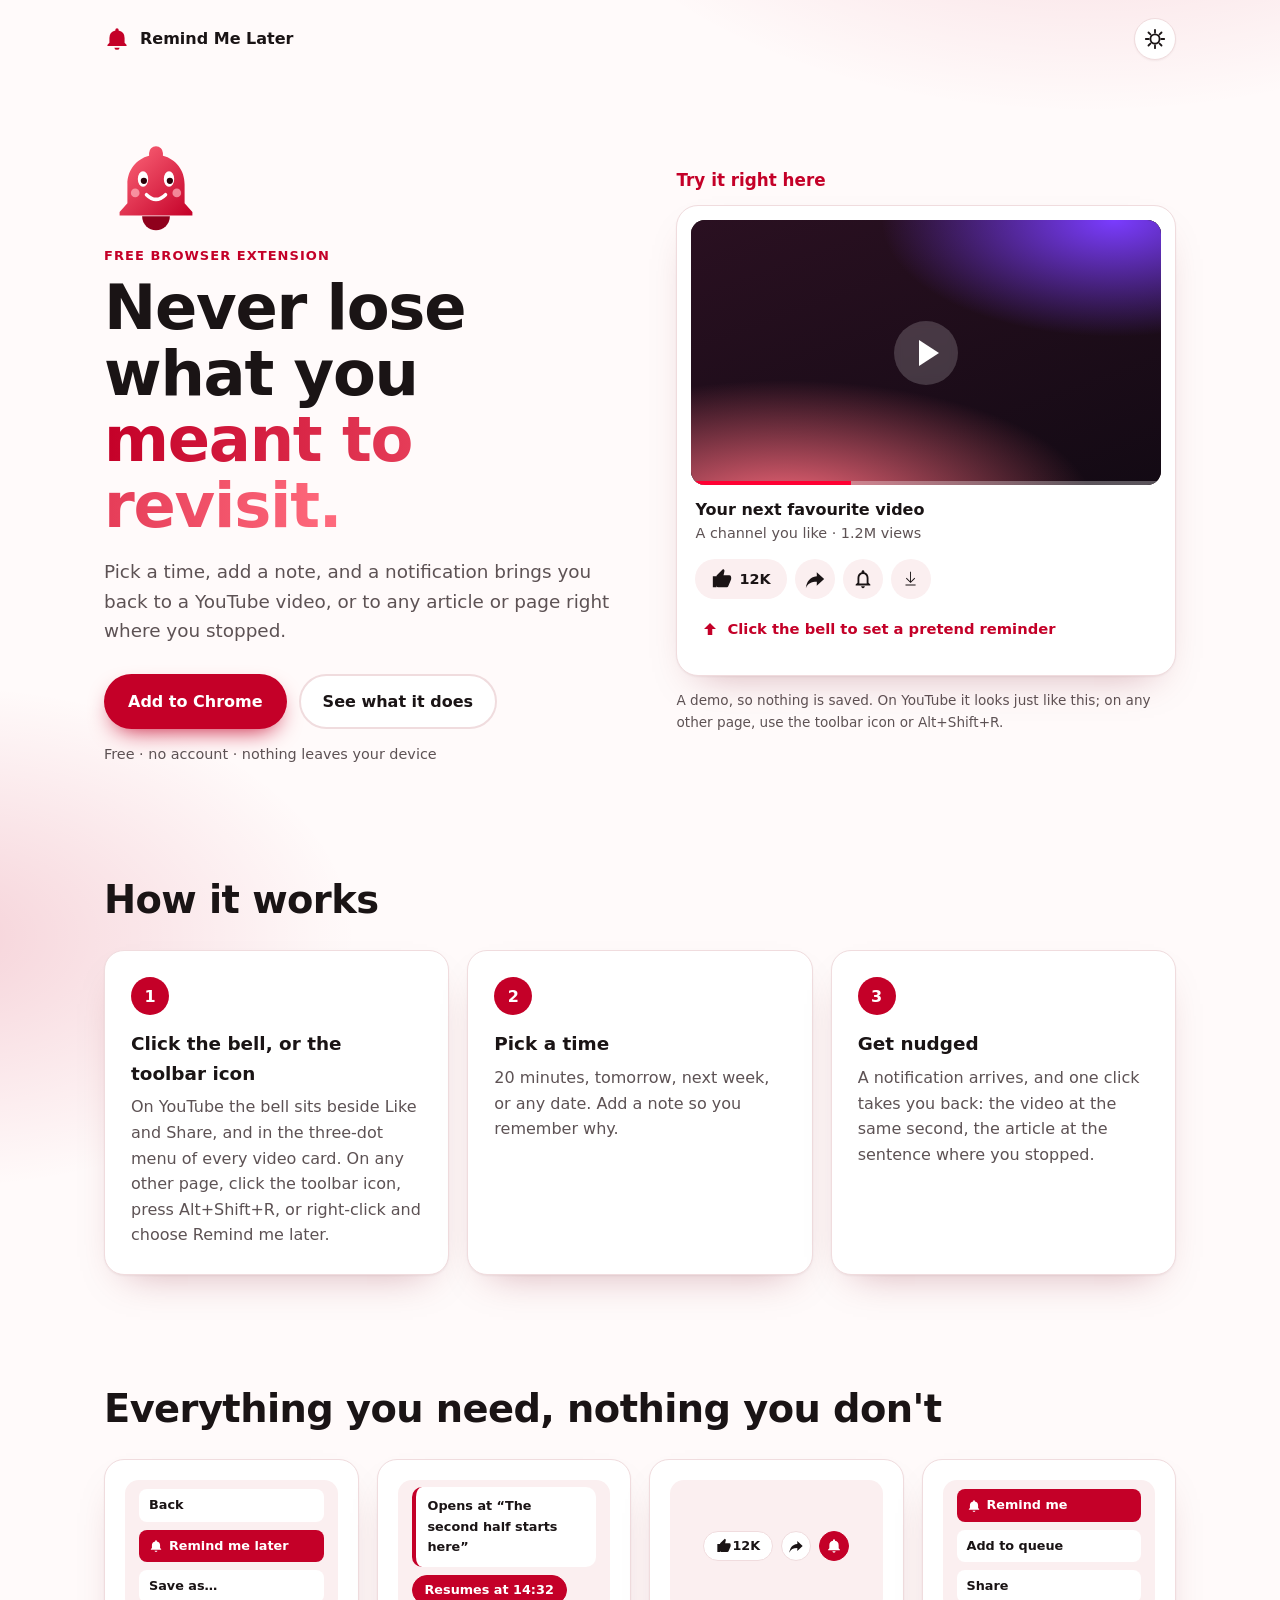
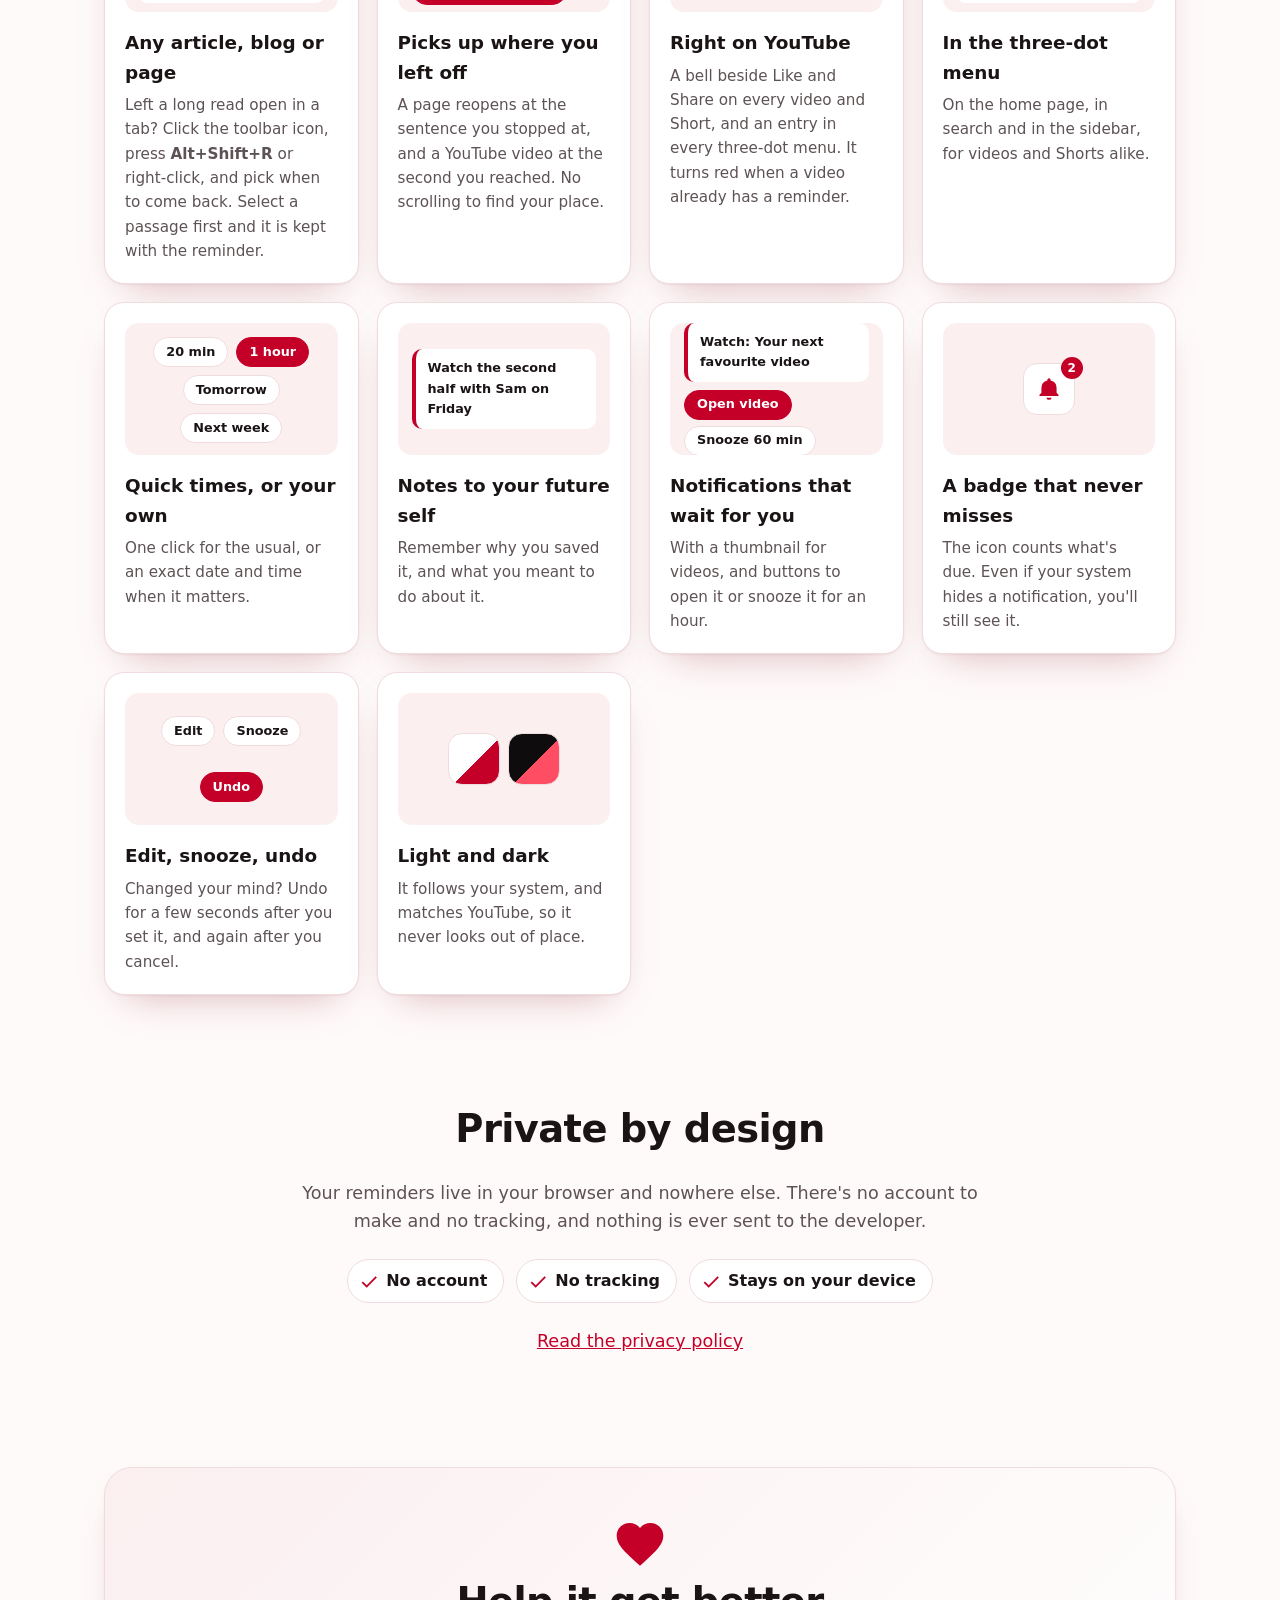
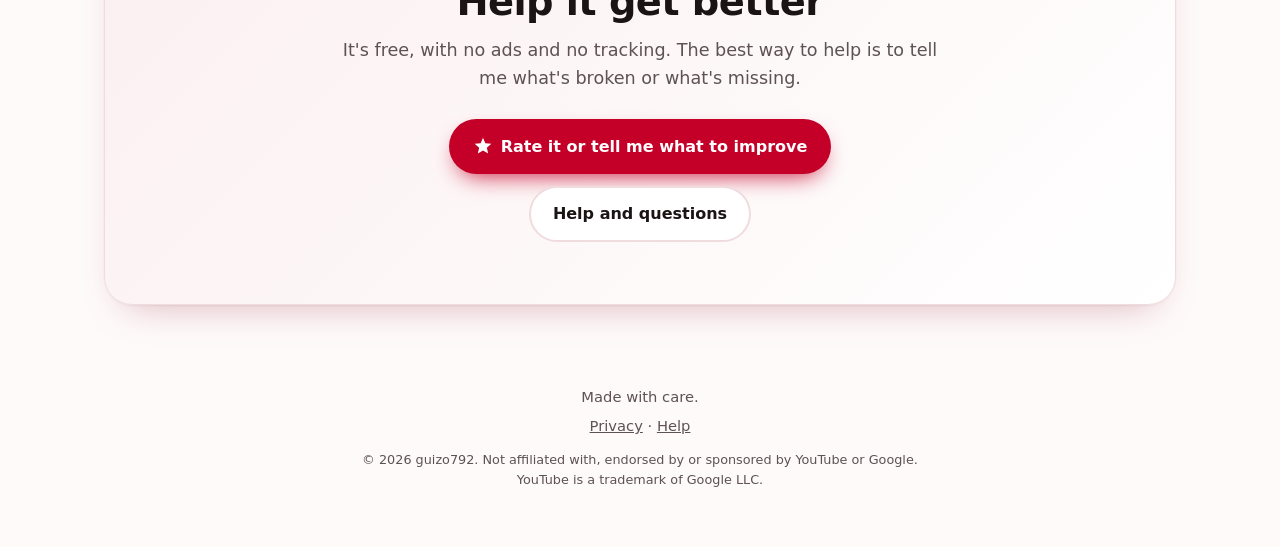
<file: index.html>
<!DOCTYPE html>
<html lang="en">
<head>
  <meta charset="UTF-8">
  <meta name="viewport" content="width=device-width, initial-scale=1">
  <meta name="color-scheme" content="light dark">
  <title>Remind Me Later: a reminder for any video or page</title>
  <meta name="description" content="Set a timed reminder, with a note, on any YouTube video, Short or web page, and get a notification that brings you straight back. Free, no account, nothing leaves your device.">
  <link rel="icon" href="icons/48.png">
  <link rel="stylesheet" href="welcome.css">
  <script src="theme.js"></script>
</head>
<body>
  <header class="top">
    <a class="brand" href="#top" aria-label="Remind Me Later">
      <svg viewBox="0 0 24 24" aria-hidden="true"><path d="M12 22a2.5 2.5 0 0 0 2.45-2h-4.9A2.5 2.5 0 0 0 12 22Zm7-6.5V11a7 7 0 0 0-5.5-6.84V3.5a1.5 1.5 0 0 0-3 0v.66A7 7 0 0 0 5 11v4.5L3.3 17.2a.75.75 0 0 0 .53 1.3h16.34a.75.75 0 0 0 .53-1.3L19 15.5Z"/></svg>
      <span>Remind Me Later</span>
    </a>
    <button id="theme" class="icon-button" type="button" aria-pressed="false" aria-label="Switch to dark mode">
      <svg class="sun" viewBox="0 0 24 24" aria-hidden="true"><path d="M12 7a5 5 0 1 0 0 10 5 5 0 0 0 0-10Zm0-5h0v3m0 14v3M2 12h3m14 0h3M4.9 4.9 7 7m10 10 2.1 2.1M4.9 19.1 7 17M17 7l2.1-2.1" fill="none" stroke="currentColor" stroke-width="2" stroke-linecap="round"/></svg>
      <svg class="moon" viewBox="0 0 24 24" aria-hidden="true"><path d="M20 14.5A8.5 8.5 0 0 1 9.5 4a8.5 8.5 0 1 0 10.5 10.5Z"/></svg>
    </button>
  </header>

  <main id="top">

    <section class="hero">
      <div class="hero-copy">
        <div class="mascot" aria-hidden="true">
          <svg viewBox="0 0 120 120">
            <defs>
              <linearGradient id="bellFill" x1="0" y1="0" x2="1" y2="1"><stop offset="0" stop-color="#ff6b7d"/><stop offset="1" stop-color="#c40028"/></linearGradient>
            </defs>
            <g class="swing">
              <path d="M60 14a8 8 0 0 0-8 8v3.2C37 29 27 42 27 58v22l-9 10v4h84v-4l-9-10V58c0-16-10-29-25-32.8V22a8 8 0 0 0-8-8Z" fill="url(#bellFill)"/>
              <path d="M44 95a16 16 0 0 0 32 0Z" fill="#8f001c"/>
              <ellipse cx="45" cy="52" rx="6" ry="9" fill="#fff"/><ellipse cx="75" cy="52" rx="6" ry="9" fill="#fff"/>
              <circle class="pupil" cx="46" cy="54" r="3.6" fill="#2a0008"/><circle class="pupil" cx="76" cy="54" r="3.6" fill="#2a0008"/>
              <path d="M49 70q11 11 22 0" fill="none" stroke="#fff" stroke-width="4" stroke-linecap="round"/>
              <circle cx="36" cy="68" r="5" fill="#ffb3bd" opacity=".7"/><circle cx="84" cy="68" r="5" fill="#ffb3bd" opacity=".7"/>
            </g>
          </svg>
        </div>
        <p class="eyebrow">Free browser extension</p>
        <h1>Never lose what you <span class="grad">meant to revisit.</span></h1>
        <p class="lead">Pick a time, add a note, and a notification brings you back to a YouTube video, or to any article or page right where you stopped.</p>
        <p class="cta">
          <a class="button primary" href="https://chromewebstore.google.com/detail/plhlfinfdnfkbdhmklbagejmmdjhkoke" target="_blank" rel="noopener noreferrer">Add to Chrome</a>
          <a class="button ghost" href="#features">See what it does</a>
        </p>
        <p class="fine">Free · no account · nothing leaves your device</p>
      </div>

      <div class="hero-demo">
        <h2 id="demo-title" class="demo-title">Try it right here</h2>
        <div id="demo" class="demo" aria-labelledby="demo-title">
          <div class="player" aria-hidden="true"><div class="art"></div><div class="play"></div><div class="scrub"><i></i></div></div>
          <div class="meta">
            <p class="vtitle">Your next favourite video</p>
            <p class="channel">A channel you like · 1.2M views</p>
          </div>
          <div class="bar">
            <span class="pill" aria-hidden="true"><svg viewBox="0 0 24 24"><path d="M2 21h4V9H2v12Zm20-11a2 2 0 0 0-2-2h-6.3l1-4.6v-.3c0-.4-.2-.8-.4-1.1L13.2 1 6.6 7.6C6.2 8 6 8.5 6 9v10a2 2 0 0 0 2 2h9c.8 0 1.5-.5 1.8-1.2l3-7.1c.1-.2.2-.5.2-.7v-2Z"/></svg>12K</span>
            <span class="pill round" aria-hidden="true"><svg viewBox="0 0 24 24"><path d="m14 9-.1-4.4L22 12l-8.1 7.4L14 15c-6 0-10 2-12 7 1-7 4-12 12-13Z"/></svg></span>
            <button id="demo-bell" class="pill round bell nudge" type="button" aria-label="Remind Me" title="Remind me">
              <svg class="outline" viewBox="0 0 24 24" aria-hidden="true"><path d="M12 22c1.1 0 2-.9 2-2h-4c0 1.1.89 2 2 2zm6-6v-5c0-3.07-1.64-5.64-4.5-6.32V4c0-.83-.67-1.5-1.5-1.5s-1.5.67-1.5 1.5v.68C7.63 5.36 6 7.92 6 11v5l-2 2v1h16v-1l-2-2zm-2 1H8v-6c0-2.48 1.51-4.5 4-4.5s4 2.02 4 4.5v6z"/></svg>
              <svg class="filled" viewBox="0 0 24 24" aria-hidden="true"><path d="M12 22a2.5 2.5 0 0 0 2.45-2h-4.9A2.5 2.5 0 0 0 12 22Zm7-6.5V11a7 7 0 0 0-5.5-6.84V3.5a1.5 1.5 0 0 0-3 0v.66A7 7 0 0 0 5 11v4.5L3.3 17.2a.75.75 0 0 0 .53 1.3h16.34a.75.75 0 0 0 .53-1.3L19 15.5Z"/></svg>
            </button>
            <span class="pill round" aria-hidden="true"><svg viewBox="0 0 24 24"><path d="M17 18v1H6v-1h11Zm-.5-6.6-.7-.7-3.8 3.7V4h-1v10.4l-3.8-3.7-.7.7 5 5 5-5Z"/></svg></span>
          </div>

          <div class="slot"><p id="demo-hint" class="demo-hint"><svg viewBox="0 0 24 24" aria-hidden="true"><path d="m12 4-8 8h5v8h6v-8h5Z"/></svg>Click the bell to set a pretend reminder</p><div id="demo-toast" class="toast" role="status" hidden></div></div>
          <div id="demo-dialog" class="dialog" role="dialog" aria-label="Remind me later" hidden>
            <div class="panel">
              <p class="panel-title"><svg viewBox="0 0 24 24" aria-hidden="true"><path d="M12 22a2.5 2.5 0 0 0 2.45-2h-4.9A2.5 2.5 0 0 0 12 22Zm7-6.5V11a7 7 0 0 0-5.5-6.84V3.5a1.5 1.5 0 0 0-3 0v.66A7 7 0 0 0 5 11v4.5L3.3 17.2a.75.75 0 0 0 .53 1.3h16.34a.75.75 0 0 0 .53-1.3L19 15.5Z"/></svg>Remind me about this</p>
              <div class="options" id="demo-options"></div>
              <button class="link-button" type="button" data-close>Cancel</button>
            </div>
          </div>
          <div id="demo-notice" class="notice" hidden>
            <div class="notice-head"><span>Remind Me Later</span><span>now</span></div>
            <div class="notice-body">
              <div class="thumb" aria-hidden="true"></div>
              <div><strong>Watch: Your next favourite video</strong><span>Time to watch this video.</span></div>
            </div>
            <div class="notice-actions">
              <button type="button" data-action="open">Open video</button>
              <button type="button" data-action="snooze">Snooze 60 min</button>
            </div>
          </div>
        </div>
        <div id="demo-result" class="result" aria-live="polite" hidden>
          <p></p>
          <button class="button ghost small" type="button" data-replay>Try again</button>
        </div>
        <p class="demo-caption">A demo, so nothing is saved. On YouTube it looks just like this; on any other page, use the toolbar icon or Alt+Shift+R.</p>
      </div>
    </section>

    <section id="how" class="section" aria-labelledby="how-title">
      <h2 id="how-title">How it works</h2>
      <ol class="steps">
        <li><span class="num">1</span><h3>Click the bell, or the toolbar icon</h3><p>On YouTube the bell sits beside Like and Share, and in the three-dot menu of every video card. On any other page, click the toolbar icon, press Alt+Shift+R, or right-click and choose Remind me later.</p></li>
        <li><span class="num">2</span><h3>Pick a time</h3><p>20 minutes, tomorrow, next week, or any date. Add a note so you remember why.</p></li>
        <li><span class="num">3</span><h3>Get nudged</h3><p>A notification arrives, and one click takes you back: the video at the same second, the article at the sentence where you stopped.</p></li>
      </ol>
    </section>


    <section id="features" class="section" aria-labelledby="features-title">
      <h2 id="features-title">Everything you need, nothing you don't</h2>
      <div class="grid">
        <article>
          <div class="visual col" aria-hidden="true"><span class="menu-row">Back</span><span class="menu-row hot"><svg viewBox="0 0 24 24" aria-hidden="true"><path d="M12 22a2.5 2.5 0 0 0 2.45-2h-4.9A2.5 2.5 0 0 0 12 22Zm7-6.5V11a7 7 0 0 0-5.5-6.84V3.5a1.5 1.5 0 0 0-3 0v.66A7 7 0 0 0 5 11v4.5L3.3 17.2a.75.75 0 0 0 .53 1.3h16.34a.75.75 0 0 0 .53-1.3L19 15.5Z"/></svg>Remind me later</span><span class="menu-row">Save as…</span></div>
          <h3>Any article, blog or page</h3><p>Left a long read open in a tab? Click the toolbar icon, press <strong>Alt+Shift+R</strong> or right-click, and pick when to come back. Select a passage first and it is kept with the reminder.</p>
        </article>
        <article>
          <div class="visual col" aria-hidden="true"><span class="note-ui">Opens at “The second half starts here”</span><span class="row-ui"><span class="chip-ui hot">Resumes at 14:32</span></span></div>
          <h3>Picks up where you left off</h3><p>A page reopens at the sentence you stopped at, and a YouTube video at the second you reached. No scrolling to find your place.</p>
        </article>
        <article>
          <div class="visual" aria-hidden="true"><span class="chip-ui"><svg viewBox="0 0 24 24" aria-hidden="true"><path d="M2 21h4V9H2v12Zm20-11a2 2 0 0 0-2-2h-6.3l1-4.6v-.3c0-.4-.2-.8-.4-1.1L13.2 1 6.6 7.6C6.2 8 6 8.5 6 9v10a2 2 0 0 0 2 2h9c.8 0 1.5-.5 1.8-1.2l3-7.1c.1-.2.2-.5.2-.7v-2Z"/></svg>12K</span><span class="chip-ui round"><svg viewBox="0 0 24 24" aria-hidden="true"><path d="m14 9-.1-4.4L22 12l-8.1 7.4L14 15c-6 0-10 2-12 7 1-7 4-12 12-13Z"/></svg></span><span class="chip-ui round hot"><svg viewBox="0 0 24 24"><path d="M12 22a2.5 2.5 0 0 0 2.45-2h-4.9A2.5 2.5 0 0 0 12 22Zm7-6.5V11a7 7 0 0 0-5.5-6.84V3.5a1.5 1.5 0 0 0-3 0v.66A7 7 0 0 0 5 11v4.5L3.3 17.2a.75.75 0 0 0 .53 1.3h16.34a.75.75 0 0 0 .53-1.3L19 15.5Z"/></svg></span></div>
          <h3>Right on YouTube</h3><p>A bell beside Like and Share on every video and Short, and an entry in every three-dot menu. It turns red when a video already has a reminder.</p>
        </article>
        <article>
          <div class="visual col" aria-hidden="true"><span class="menu-row hot"><svg viewBox="0 0 24 24" aria-hidden="true"><path d="M12 22a2.5 2.5 0 0 0 2.45-2h-4.9A2.5 2.5 0 0 0 12 22Zm7-6.5V11a7 7 0 0 0-5.5-6.84V3.5a1.5 1.5 0 0 0-3 0v.66A7 7 0 0 0 5 11v4.5L3.3 17.2a.75.75 0 0 0 .53 1.3h16.34a.75.75 0 0 0 .53-1.3L19 15.5Z"/></svg>Remind me</span><span class="menu-row">Add to queue</span><span class="menu-row">Share</span></div>
          <h3>In the three-dot menu</h3><p>On the home page, in search and in the sidebar, for videos and Shorts alike.</p>
        </article>
        <article>
          <div class="visual wrap" aria-hidden="true"><span class="chip-ui">20 min</span><span class="chip-ui hot">1 hour</span><span class="chip-ui">Tomorrow</span><span class="chip-ui">Next week</span></div>
          <h3>Quick times, or your own</h3><p>One click for the usual, or an exact date and time when it matters.</p>
        </article>
        <article>
          <div class="visual col" aria-hidden="true"><span class="note-ui">Watch the second half with Sam on Friday</span></div>
          <h3>Notes to your future self</h3><p>Remember why you saved it, and what you meant to do about it.</p>
        </article>
        <article>
          <div class="visual col" aria-hidden="true"><span class="note-ui strong">Watch: Your next favourite video</span><span class="row-ui"><span class="chip-ui hot">Open video</span><span class="chip-ui">Snooze 60 min</span></span></div>
          <h3>Notifications that wait for you</h3><p>With a thumbnail for videos, and buttons to open it or snooze it for an hour.</p>
        </article>
        <article>
          <div class="visual" aria-hidden="true"><span class="toolbar-ui"><svg viewBox="0 0 24 24"><path d="M12 22a2.5 2.5 0 0 0 2.45-2h-4.9A2.5 2.5 0 0 0 12 22Zm7-6.5V11a7 7 0 0 0-5.5-6.84V3.5a1.5 1.5 0 0 0-3 0v.66A7 7 0 0 0 5 11v4.5L3.3 17.2a.75.75 0 0 0 .53 1.3h16.34a.75.75 0 0 0 .53-1.3L19 15.5Z"/></svg><b>2</b></span></div>
          <h3>A badge that never misses</h3><p>The icon counts what's due. Even if your system hides a notification, you'll still see it.</p>
        </article>
        <article>
          <div class="visual wrap" aria-hidden="true"><span class="chip-ui">Edit</span><span class="chip-ui">Snooze</span><span class="chip-ui hot">Undo</span></div>
          <h3>Edit, snooze, undo</h3><p>Changed your mind? Undo for a few seconds after you set it, and again after you cancel.</p>
        </article>
        <article>
          <div class="visual" aria-hidden="true"><span class="swatch light"></span><span class="swatch dark"></span></div>
          <h3>Light and dark</h3><p>It follows your system, and matches YouTube, so it never looks out of place.</p>
        </article>
      </div>
    </section>

    <section class="section privacy" aria-labelledby="privacy-title">
      <h2 id="privacy-title">Private by design</h2>
      <p>Your reminders live in your browser and nowhere else. There's no account to make and no tracking, and nothing is ever sent to the developer.</p>
      <ul class="ticks">
        <li><svg viewBox="0 0 24 24" aria-hidden="true"><path d="m9.5 16.6-4.1-4.1L4 13.9l5.5 5.5L20.6 8.3 19.2 6.9Z"/></svg>No account</li>
        <li><svg viewBox="0 0 24 24" aria-hidden="true"><path d="m9.5 16.6-4.1-4.1L4 13.9l5.5 5.5L20.6 8.3 19.2 6.9Z"/></svg>No tracking</li>
        <li><svg viewBox="0 0 24 24" aria-hidden="true"><path d="m9.5 16.6-4.1-4.1L4 13.9l5.5 5.5L20.6 8.3 19.2 6.9Z"/></svg>Stays on your device</li>
      </ul>
      <p><a data-link="privacy" href="privacy.html">Read the privacy policy</a></p>
    </section>

    <section id="support" class="section support" aria-labelledby="support-title">
      <div class="support-card">
        <div class="cup" aria-hidden="true"><svg viewBox="0 0 24 24" aria-hidden="true"><path d="M12 21.35l-1.45-1.32C5.4 15.36 2 12.28 2 8.5 2 5.42 4.42 3 7.5 3c1.74 0 3.41.81 4.5 2.09C13.09 3.81 14.76 3 16.5 3 19.58 3 22 5.42 22 8.5c0 3.78-3.4 6.86-8.55 11.54L12 21.35z"/></svg></div>
        <h2 id="support-title">Help it get better</h2>
        <p>It's free, with no ads and no tracking. The best way to help is to tell me what's broken or what's missing.</p>
        <p class="cta">
          <a class="button primary" href="https://chromewebstore.google.com/detail/plhlfinfdnfkbdhmklbagejmmdjhkoke/reviews" data-link="reviews" target="_blank" rel="noopener noreferrer"><svg viewBox="0 0 24 24" aria-hidden="true"><path d="m12 17.3 6.2 3.7-1.6-7 5.4-4.7-7.2-.6L12 2 9.2 8.7 2 9.3l5.4 4.7-1.6 7Z"/></svg>Rate it or tell me what to improve</a>
          <a class="button ghost" data-link="support" href="help.html">Help and questions</a>
          <a class="button ghost" data-link="donate" target="_blank" rel="noopener noreferrer" hidden><svg viewBox="0 0 24 24" aria-hidden="true"><path d="M12 21.35l-1.45-1.32C5.4 15.36 2 12.28 2 8.5 2 5.42 4.42 3 7.5 3c1.74 0 3.41.81 4.5 2.09C13.09 3.81 14.76 3 16.5 3 19.58 3 22 5.42 22 8.5c0 3.78-3.4 6.86-8.55 11.54L12 21.35z"/></svg>Say thanks</a>
        </p>
      </div>
    </section>
  </main>

  <footer class="foot">
    <p>Made with care.</p>
    <p><a data-link="privacy" href="privacy.html">Privacy</a> · <a data-link="support" href="help.html">Help</a></p>
    <p class="legal">© 2026 guizo792. Not affiliated with, endorsed by or sponsored by YouTube or Google. YouTube is a trademark of Google LLC.</p>
  </footer>

  <script src="welcome.js" defer></script>
</body>
</html>
</file>
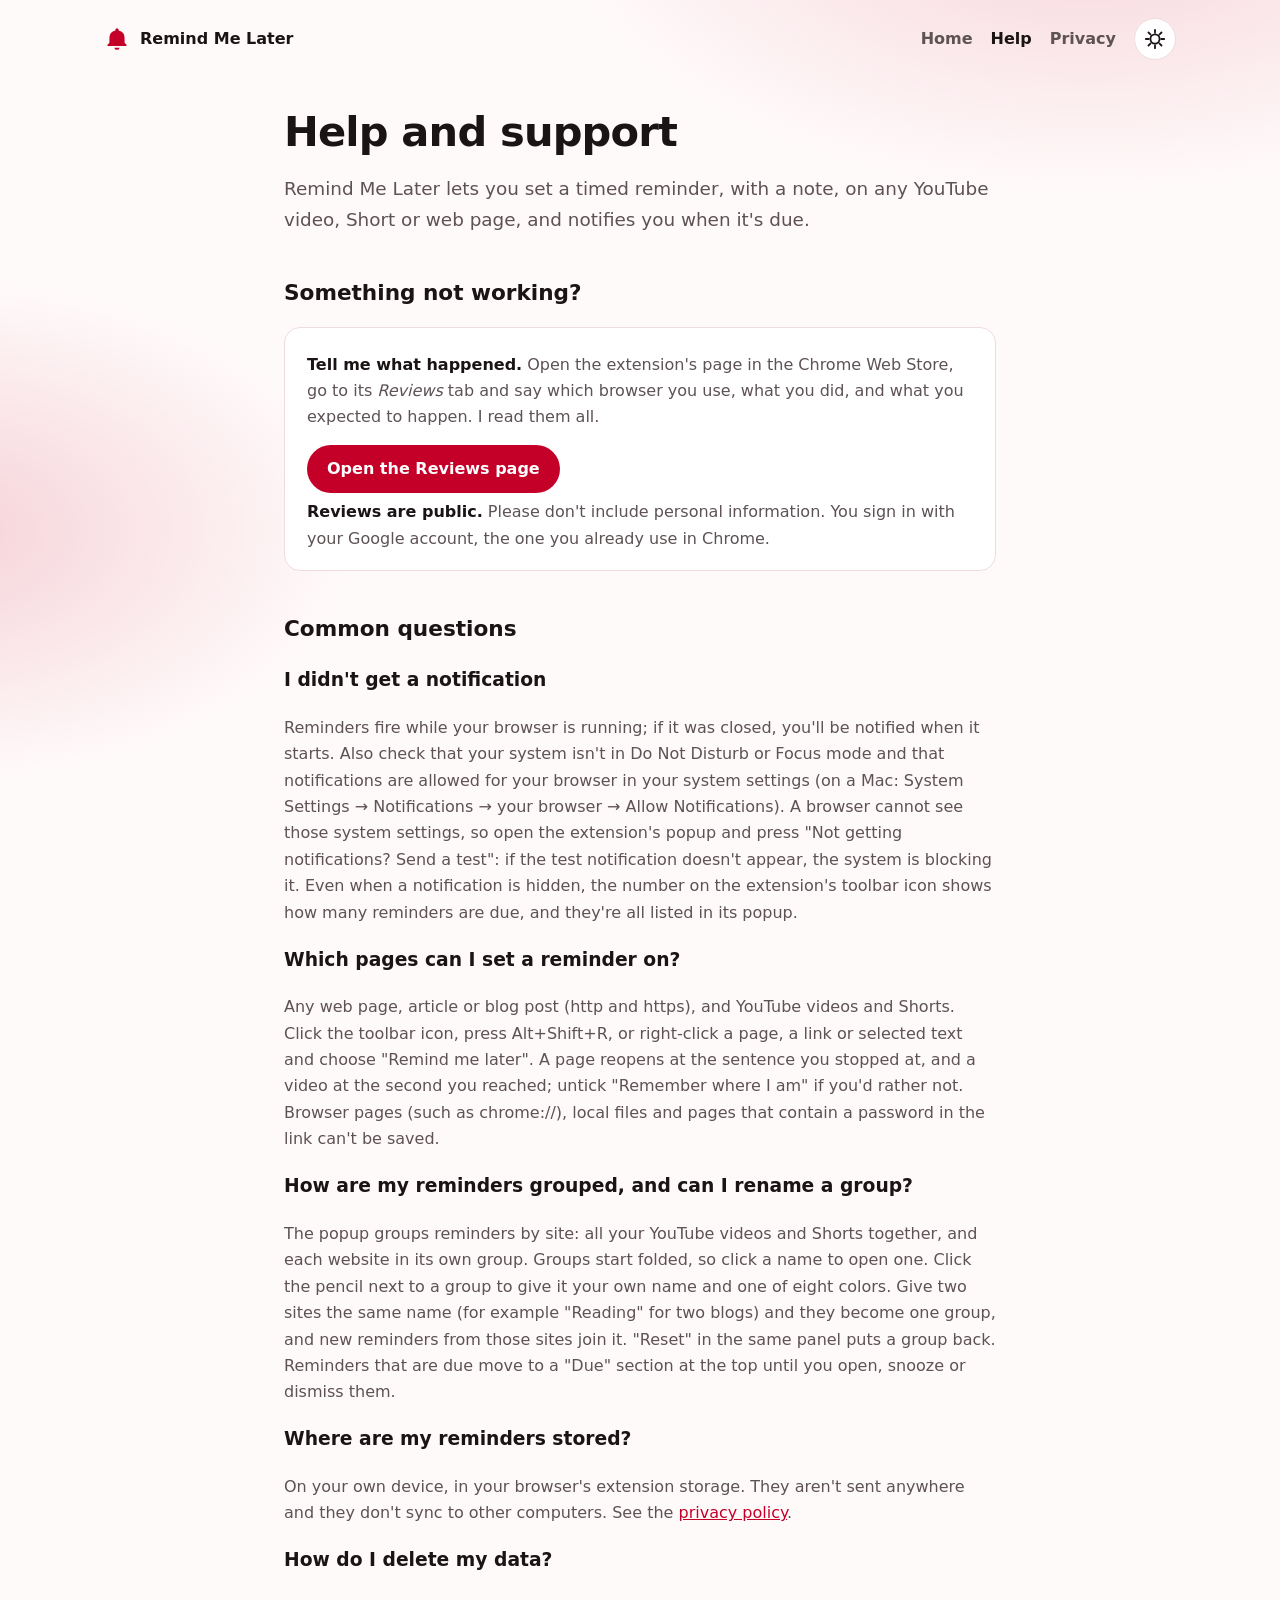
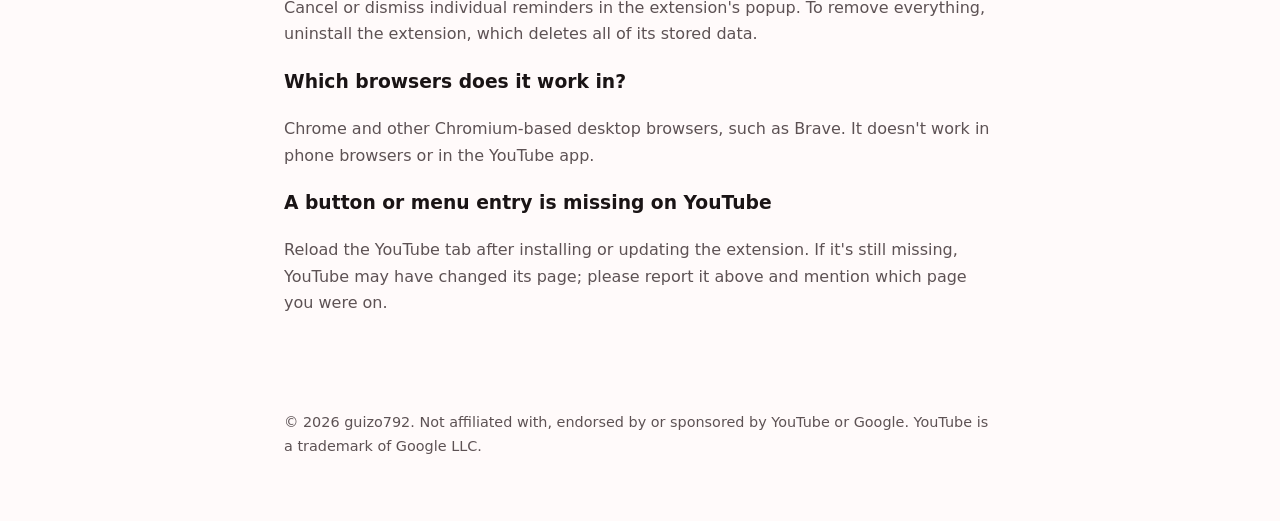
<file: help.html>
<!DOCTYPE html>
<html lang="en">
<head>
  <meta charset="UTF-8">
  <meta name="viewport" content="width=device-width, initial-scale=1">
  <meta name="color-scheme" content="light dark">
  <title>Remind Me Later: help and support</title>
  <meta name="description" content="Help for the Remind Me Later browser extension, which sets timed reminders on YouTube videos, Shorts and web pages.">
  <link rel="stylesheet" href="style.css">
  <script src="theme.js"></script>
</head>
<body>
  <header>
    <a class="brand" href="./"><svg viewBox="0 0 24 24" aria-hidden="true"><path d="M12 22a2.5 2.5 0 0 0 2.45-2h-4.9A2.5 2.5 0 0 0 12 22Zm7-6.5V11a7 7 0 0 0-5.5-6.84V3.5a1.5 1.5 0 0 0-3 0v.66A7 7 0 0 0 5 11v4.5L3.3 17.2a.75.75 0 0 0 .53 1.3h16.34a.75.75 0 0 0 .53-1.3L19 15.5Z"/></svg>Remind Me Later</a>
    <div class="bar">
      <nav aria-label="Pages"><a href="./">Home</a><a href="help.html" aria-current="page">Help</a><a href="privacy.html">Privacy</a></nav>
      <button id="theme" class="icon-button" type="button" aria-pressed="false" aria-label="Switch to dark mode">
        <svg class="sun" viewBox="0 0 24 24" aria-hidden="true"><path d="M12 7a5 5 0 1 0 0 10 5 5 0 0 0 0-10Zm0-5h0v3m0 14v3M2 12h3m14 0h3M4.9 4.9 7 7m10 10 2.1 2.1M4.9 19.1 7 17M17 7l2.1-2.1" fill="none" stroke="currentColor" stroke-width="2" stroke-linecap="round"/></svg>
        <svg class="moon" viewBox="0 0 24 24" aria-hidden="true"><path d="M20 14.5A8.5 8.5 0 0 1 9.5 4a8.5 8.5 0 1 0 10.5 10.5Z"/></svg>
      </button>
    </div>
  </header>
  <main>
    <h1>Help and support</h1>
    <p class="lead">Remind Me Later lets you set a timed reminder, with a note, on any YouTube video, Short or web page, and notifies you when it's due.</p>

    <h2>Something not working?</h2>
    <div class="card">
      <p><strong>Tell me what happened.</strong> Open the extension's page in the Chrome Web Store, go to its <em>Reviews</em> tab and say which browser you use, what you did, and what you expected to happen. I read them all.</p>
      <p><a class="button" data-link="reviews" href="https://chromewebstore.google.com/detail/plhlfinfdnfkbdhmklbagejmmdjhkoke/reviews" target="_blank" rel="noopener noreferrer">Open the Reviews page</a></p>
      <p><strong>Reviews are public.</strong> Please don't include personal information. You sign in with your Google account, the one you already use in Chrome.</p>
    </div>

    <h2>Common questions</h2>

    <h3>I didn't get a notification</h3>
    <p>Reminders fire while your browser is running; if it was closed, you'll be notified when it starts. Also check that your system isn't in Do Not Disturb or Focus mode and that notifications are allowed for your browser in your system settings (on a Mac: System Settings → Notifications → your browser → Allow Notifications). A browser cannot see those system settings, so open the extension's popup and press "Not getting notifications? Send a test": if the test notification doesn't appear, the system is blocking it. Even when a notification is hidden, the number on the extension's toolbar icon shows how many reminders are due, and they're all listed in its popup.</p>

    <h3>Which pages can I set a reminder on?</h3>
    <p>Any web page, article or blog post (http and https), and YouTube videos and Shorts. Click the toolbar icon, press Alt+Shift+R, or right-click a page, a link or selected text and choose "Remind me later". A page reopens at the sentence you stopped at, and a video at the second you reached; untick "Remember where I am" if you'd rather not. Browser pages (such as chrome://), local files and pages that contain a password in the link can't be saved.</p>

    <h3>How are my reminders grouped, and can I rename a group?</h3>
    <p>The popup groups reminders by site: all your YouTube videos and Shorts together, and each website in its own group. Groups start folded, so click a name to open one. Click the pencil next to a group to give it your own name and one of eight colors. Give two sites the same name (for example "Reading" for two blogs) and they become one group, and new reminders from those sites join it. "Reset" in the same panel puts a group back. Reminders that are due move to a "Due" section at the top until you open, snooze or dismiss them.</p>

    <h3>Where are my reminders stored?</h3>
    <p>On your own device, in your browser's extension storage. They aren't sent anywhere and they don't sync to other computers. See the <a href="privacy.html">privacy policy</a>.</p>

    <h3>How do I delete my data?</h3>
    <p>Cancel or dismiss individual reminders in the extension's popup. To remove everything, uninstall the extension, which deletes all of its stored data.</p>

    <h3>Which browsers does it work in?</h3>
    <p>Chrome and other Chromium-based desktop browsers, such as Brave. It doesn't work in phone browsers or in the YouTube app.</p>

    <h3>A button or menu entry is missing on YouTube</h3>
    <p>Reload the YouTube tab after installing or updating the extension. If it's still missing, YouTube may have changed its page; please report it above and mention which page you were on.</p>
  </main>
  <footer>
    <p>© 2026 guizo792. Not affiliated with, endorsed by or sponsored by YouTube or Google. YouTube is a trademark of Google LLC.</p>
  </footer>
  <script src="site.js" defer></script>
</body>
</html>
</file>
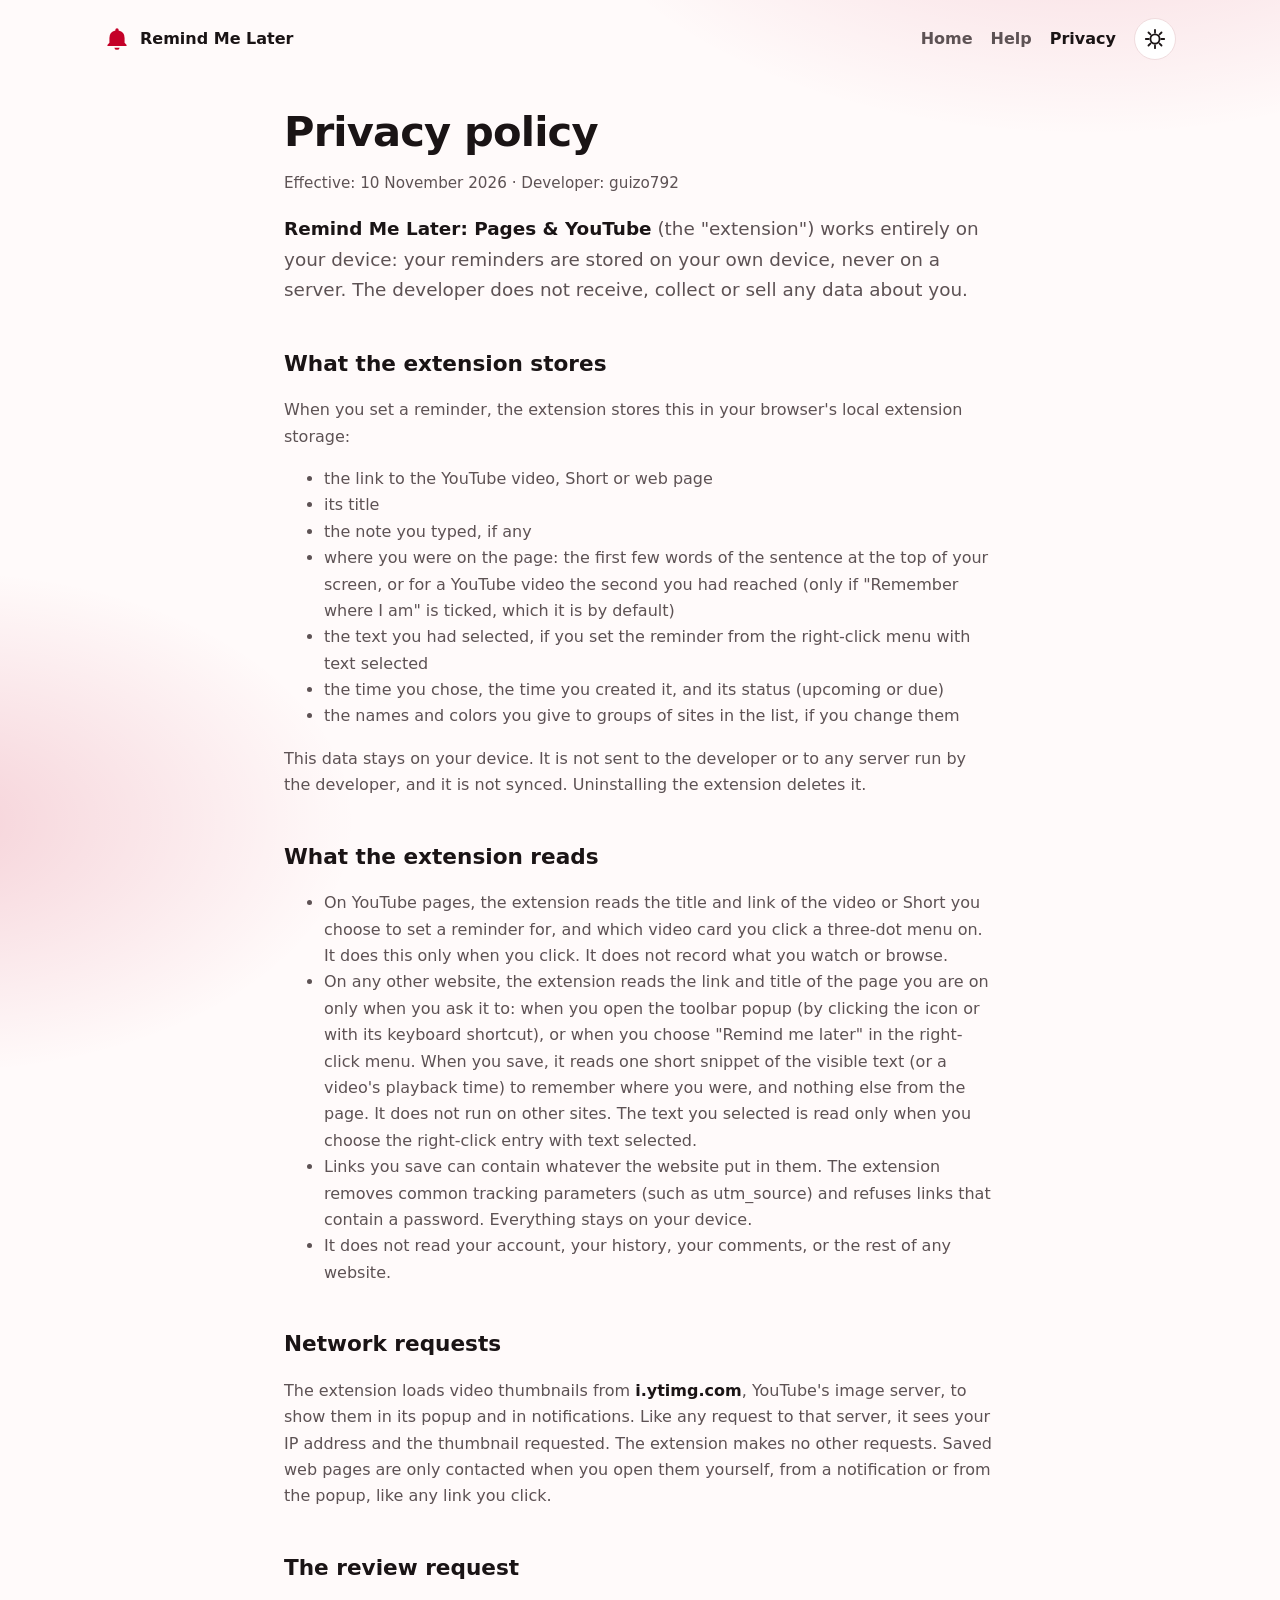
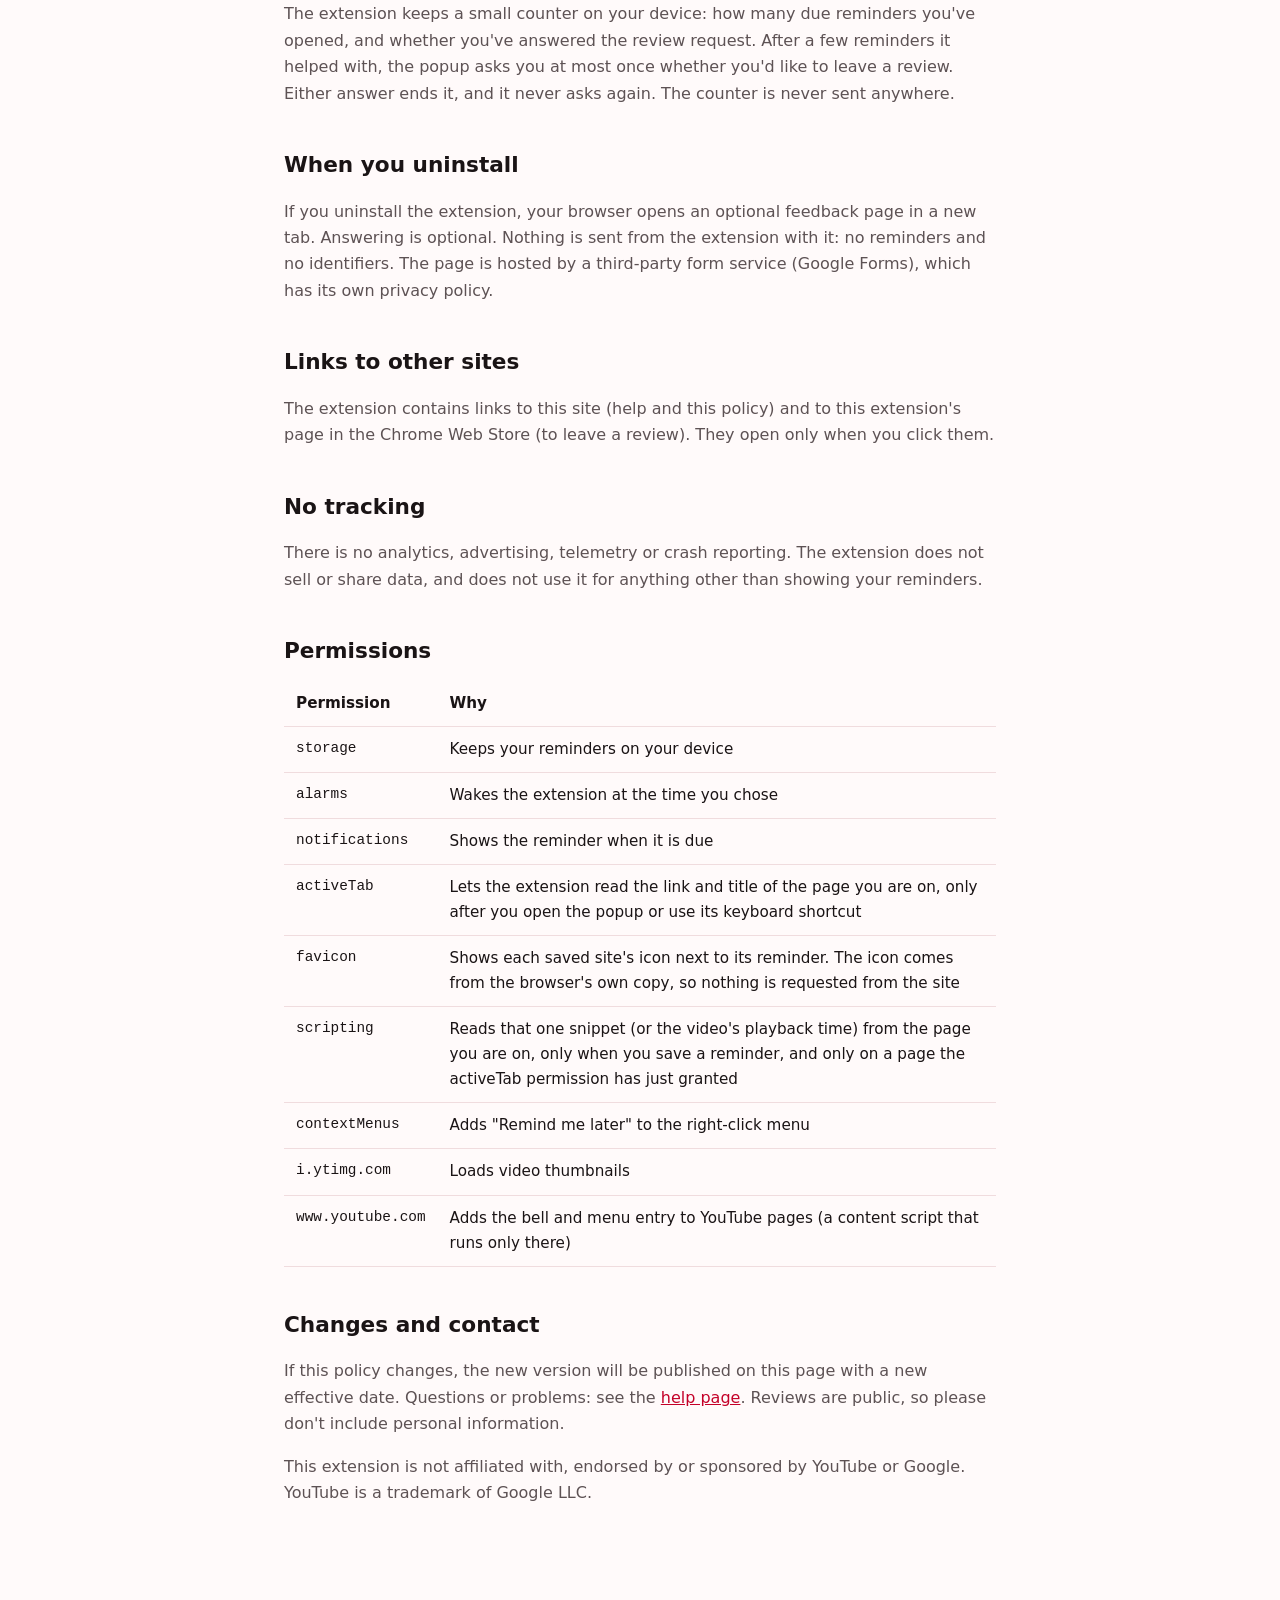
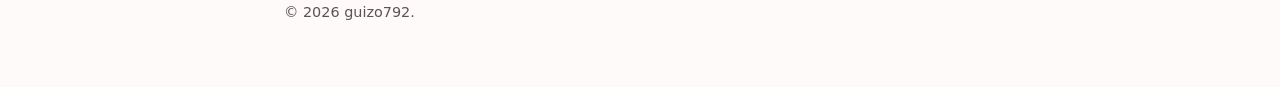
<file: privacy.html>
<!DOCTYPE html>
<html lang="en">
<head>
  <meta charset="UTF-8">
  <meta name="viewport" content="width=device-width, initial-scale=1">
  <meta name="color-scheme" content="light dark">
  <title>Remind Me Later: privacy policy</title>
  <meta name="description" content="Privacy policy for the Remind Me Later browser extension.">
  <link rel="stylesheet" href="style.css">
  <script src="theme.js"></script>
</head>
<body>
  <header>
    <a class="brand" href="./"><svg viewBox="0 0 24 24" aria-hidden="true"><path d="M12 22a2.5 2.5 0 0 0 2.45-2h-4.9A2.5 2.5 0 0 0 12 22Zm7-6.5V11a7 7 0 0 0-5.5-6.84V3.5a1.5 1.5 0 0 0-3 0v.66A7 7 0 0 0 5 11v4.5L3.3 17.2a.75.75 0 0 0 .53 1.3h16.34a.75.75 0 0 0 .53-1.3L19 15.5Z"/></svg>Remind Me Later</a>
    <div class="bar">
      <nav aria-label="Pages"><a href="./">Home</a><a href="help.html">Help</a><a href="privacy.html" aria-current="page">Privacy</a></nav>
      <button id="theme" class="icon-button" type="button" aria-pressed="false" aria-label="Switch to dark mode">
        <svg class="sun" viewBox="0 0 24 24" aria-hidden="true"><path d="M12 7a5 5 0 1 0 0 10 5 5 0 0 0 0-10Zm0-5h0v3m0 14v3M2 12h3m14 0h3M4.9 4.9 7 7m10 10 2.1 2.1M4.9 19.1 7 17M17 7l2.1-2.1" fill="none" stroke="currentColor" stroke-width="2" stroke-linecap="round"/></svg>
        <svg class="moon" viewBox="0 0 24 24" aria-hidden="true"><path d="M20 14.5A8.5 8.5 0 0 1 9.5 4a8.5 8.5 0 1 0 10.5 10.5Z"/></svg>
      </button>
    </div>
  </header>
  <main>
    <h1>Privacy policy</h1>
    <p class="meta">Effective: 10 November 2026 · Developer: guizo792</p>
    <p class="lead"><strong>Remind Me Later: Pages &amp; YouTube</strong> (the "extension") works entirely on your device: your reminders are stored on your own device, never on a server. The developer does not receive, collect or sell any data about you.</p>

    <h2>What the extension stores</h2>
    <p>When you set a reminder, the extension stores this in your browser's local extension storage:</p>
    <ul>
      <li>the link to the YouTube video, Short or web page</li>
      <li>its title</li>
      <li>the note you typed, if any</li>
      <li>where you were on the page: the first few words of the sentence at the top of your screen, or for a YouTube video the second you had reached (only if "Remember where I am" is ticked, which it is by default)</li>
      <li>the text you had selected, if you set the reminder from the right-click menu with text selected</li>
      <li>the time you chose, the time you created it, and its status (upcoming or due)</li>
      <li>the names and colors you give to groups of sites in the list, if you change them</li>
    </ul>
    <p>This data stays on your device. It is not sent to the developer or to any server run by the developer, and it is not synced. Uninstalling the extension deletes it.</p>

    <h2>What the extension reads</h2>
    <ul>
      <li>On YouTube pages, the extension reads the title and link of the video or Short you choose to set a reminder for, and which video card you click a three-dot menu on. It does this only when you click. It does not record what you watch or browse.</li>
      <li>On any other website, the extension reads the link and title of the page you are on only when you ask it to: when you open the toolbar popup (by clicking the icon or with its keyboard shortcut), or when you choose "Remind me later" in the right-click menu. When you save, it reads one short snippet of the visible text (or a video's playback time) to remember where you were, and nothing else from the page. It does not run on other sites. The text you selected is read only when you choose the right-click entry with text selected.</li>
      <li>Links you save can contain whatever the website put in them. The extension removes common tracking parameters (such as utm_source) and refuses links that contain a password. Everything stays on your device.</li>
      <li>It does not read your account, your history, your comments, or the rest of any website.</li>
    </ul>

    <h2>Network requests</h2>
    <p>The extension loads video thumbnails from <strong>i.ytimg.com</strong>, YouTube's image server, to show them in its popup and in notifications. Like any request to that server, it sees your IP address and the thumbnail requested. The extension makes no other requests. Saved web pages are only contacted when you open them yourself, from a notification or from the popup, like any link you click.</p>

    <h2>The review request</h2>
    <p>The extension keeps a small counter on your device: how many due reminders you've opened, and whether you've answered the review request. After a few reminders it helped with, the popup asks you at most once whether you'd like to leave a review. Either answer ends it, and it never asks again. The counter is never sent anywhere.</p>

    <h2>When you uninstall</h2>
    <p>If you uninstall the extension, your browser opens an optional feedback page in a new tab. Answering is optional. Nothing is sent from the extension with it: no reminders and no identifiers. The page is hosted by a third-party form service (Google Forms), which has its own privacy policy.</p>

    <h2>Links to other sites</h2>
    <p>The extension contains links to this site (help and this policy) and to this extension's page in the Chrome Web Store (to leave a review). They open only when you click them.</p>

    <h2>No tracking</h2>
    <p>There is no analytics, advertising, telemetry or crash reporting. The extension does not sell or share data, and does not use it for anything other than showing your reminders.</p>

    <h2>Permissions</h2>
    <table>
      <thead><tr><th>Permission</th><th>Why</th></tr></thead>
      <tbody>
        <tr><td>storage</td><td>Keeps your reminders on your device</td></tr>
        <tr><td>alarms</td><td>Wakes the extension at the time you chose</td></tr>
        <tr><td>notifications</td><td>Shows the reminder when it is due</td></tr>
        <tr><td>activeTab</td><td>Lets the extension read the link and title of the page you are on, only after you open the popup or use its keyboard shortcut</td></tr>
        <tr><td>favicon</td><td>Shows each saved site's icon next to its reminder. The icon comes from the browser's own copy, so nothing is requested from the site</td></tr>
        <tr><td>scripting</td><td>Reads that one snippet (or the video's playback time) from the page you are on, only when you save a reminder, and only on a page the activeTab permission has just granted</td></tr>
        <tr><td>contextMenus</td><td>Adds "Remind me later" to the right-click menu</td></tr>
        <tr><td>i.ytimg.com</td><td>Loads video thumbnails</td></tr>
        <tr><td>www.youtube.com</td><td>Adds the bell and menu entry to YouTube pages (a content script that runs only there)</td></tr>
      </tbody>
    </table>

    <h2>Changes and contact</h2>
    <p>If this policy changes, the new version will be published on this page with a new effective date. Questions or problems: see the <a href="help.html">help page</a>. Reviews are public, so please don't include personal information.</p>
    <p>This extension is not affiliated with, endorsed by or sponsored by YouTube or Google. YouTube is a trademark of Google LLC.</p>
  </main>
  <footer>
    <p>© 2026 guizo792.</p>
  </footer>
  <script src="site.js" defer></script>
</body>
</html>
</file>
<file: welcome.css>
/* Theme: light by default, dark by system preference, and either one when chosen (data-theme). */
:root {
  --accent: #c40028;
  --accent-hover: #d8183f;
  --accent-2: #ff6b7d;
  --on-accent: #fff;
  --bg: #fffafa;
  --text: #1a1415;
  --muted: #5d5254;
  --card: #fff;
  --soft: #fbeff0;
  --border: #f0dcde;
  --shadow: 0 1px 2px rgba(60, 10, 20, .05), 0 18px 40px -22px rgba(120, 10, 30, .35);
  --glow: rgba(196, 0, 40, .16);
  color-scheme: light;
}
@media (prefers-color-scheme: dark) {
  :root:not([data-theme="light"]) {
    --accent: #ff4e63; --accent-hover: #ff6f80; --accent-2: #ff8895; --on-accent: #1a0b0e; --bg: #0f0c0d; --text: #f5f0f1; --muted: #b5a9ac;
    --card: #191415; --soft: #241a1c; --border: #2f2427; --shadow: 0 1px 2px rgba(0, 0, 0, .4), 0 18px 40px -22px rgba(0, 0, 0, .8); --glow: rgba(255, 78, 99, .18);
    color-scheme: dark;
  }
}
:root[data-theme="dark"] {
  --accent: #ff4e63; --accent-hover: #ff6f80; --accent-2: #ff8895; --on-accent: #1a0b0e; --bg: #0f0c0d; --text: #f5f0f1; --muted: #b5a9ac;
  --card: #191415; --soft: #241a1c; --border: #2f2427; --shadow: 0 1px 2px rgba(0, 0, 0, .4), 0 18px 40px -22px rgba(0, 0, 0, .8); --glow: rgba(255, 78, 99, .18);
  color-scheme: dark;
}

* { box-sizing: border-box; }
[hidden] { display: none !important; }
html { scroll-behavior: smooth; }
body {
  margin: 0; color: var(--text); font: 16px/1.6 system-ui, -apple-system, "Segoe UI", Roboto, Arial, sans-serif;
  background-color: var(--bg);
  background-image: radial-gradient(900px 500px at 85% -5%, var(--glow), transparent 60%), radial-gradient(700px 420px at -5% 25%, var(--glow), transparent 60%);
  background-repeat: no-repeat;
}
a { color: var(--accent); }
svg { fill: currentColor; }
h1, h2, h3, p { margin: 0; }
:focus-visible { outline: 3px solid var(--accent); outline-offset: 3px; border-radius: 6px; }

/* header */
.top { max-width: 1120px; margin: 0 auto; padding: 18px 24px; display: flex; align-items: center; justify-content: space-between; }
.brand { display: inline-flex; align-items: center; gap: 10px; color: var(--text); text-decoration: none; font-weight: 700; }
.brand svg { width: 26px; height: 26px; color: var(--accent); }
.icon-button { width: 42px; height: 42px; display: grid; place-items: center; border-radius: 50%; border: 1px solid var(--border); background: var(--card); color: var(--text); cursor: pointer; box-shadow: var(--shadow); }
.icon-button { transition: background-color .15s ease, border-color .15s ease, color .15s ease; }
.icon-button:hover { background: var(--soft); border-color: var(--accent); color: var(--accent); }
.icon-button svg { width: 22px; height: 22px; grid-area: 1 / 1; }
.icon-button .moon { display: none; }
:root[data-theme="dark"] .icon-button .sun, .icon-button[aria-pressed="true"] .sun { display: none; }
:root[data-theme="dark"] .icon-button .moon, .icon-button[aria-pressed="true"] .moon { display: block; }

main, .foot { max-width: 1120px; margin: 0 auto; padding: 0 24px; }

/* pin step */
.pin { display: flex; align-items: center; gap: 22px; margin: 8px 0 0; padding: 12px 18px; background: var(--card); border: 1px solid var(--border); border-left: 4px solid var(--accent); border-radius: 16px; box-shadow: var(--shadow); }
.pin-text { flex: 1; min-width: 0; }
.pin-title { display: flex; align-items: center; gap: 8px; font-weight: 800; }
.pin-title svg { width: 22px; height: 22px; color: var(--accent); }
.pin-body { color: var(--muted); font-size: .95rem; line-height: 1.45; }
.pin-body strong { color: var(--text); }
.pin [data-show="done"] { display: none; }
.pin[data-state="pinned"] [data-show="todo"] { display: none; }
.pin[data-state="pinned"] [data-show="done"] { display: flex; }
.pin[data-state="pinned"] p[data-show="done"] { display: block; }
.pin[data-state="pinned"] .pin-art { display: none; }
.notify .button { margin-top: 8px; }
#notify-result:empty { display: none; }
#notify-result { margin-top: 10px; color: var(--muted); font-size: .95rem; line-height: 1.45; }
#notify-result p { margin: 0 0 4px; }
#notify-result ul { margin: 0; padding-left: 20px; }
.pin-art { display: flex; align-items: center; gap: 8px; flex: none; }
.mock-arrow { width: 18px; height: 18px; color: var(--muted); flex: none; }
.mock-toolbar { display: flex; align-items: center; gap: 6px; padding: 5px 8px; border-radius: 10px; background: var(--soft); border: 1px solid var(--border); }
.mock-toolbar i { width: 22px; height: 6px; border-radius: 3px; background: var(--border); }
.mock-puzzle { display: grid; place-items: center; width: 26px; height: 26px; border-radius: 8px; background: var(--accent); color: var(--on-accent); animation: nudge 2s ease-out infinite; }
.mock-puzzle svg { width: 16px; height: 16px; }
.mock-menu { padding: 5px 6px; border-radius: 10px; background: var(--card); border: 1px solid var(--border); box-shadow: var(--shadow); }
.mock-row { display: flex; align-items: center; gap: 6px; font-size: .78rem; }
.mock-row > svg { width: 14px; height: 14px; color: var(--accent); }
.mock-row b { font-weight: 700; white-space: nowrap; padding-right: 4px; }
.mock-pin { display: grid; place-items: center; width: 24px; height: 24px; border-radius: 7px; background: var(--soft); color: var(--accent); }
.mock-pin svg { width: 14px; height: 14px; }
@media (max-width: 760px) { .pin { flex-direction: column; align-items: flex-start; gap: 10px; } }
@media (max-width: 420px) { .mock-toolbar i { display: none; } }
@media (min-width: 940px) and (max-height: 760px) { .pin { padding: 8px 14px; margin-top: 2px; gap: 16px; } .pin-body { font-size: .88rem; } }

/* hero */
.hero { display: grid; gap: 48px; padding: 24px 0 56px; align-items: center; }
@media (min-width: 940px) { .hero { grid-template-columns: 1.05fr 1fr; padding-top: 56px; } }
.mascot { width: 104px; height: 104px; margin-bottom: 8px; }
.mascot svg { width: 100%; height: 100%; overflow: visible; fill: none; }
.swing { transform-origin: 60px 16px; animation: ring 1.6s ease-in-out .6s 2; }
.mascot:hover .swing { animation: ring 1.2s ease-in-out; }
@keyframes ring { 0%, 60%, 100% { transform: rotate(0); } 8% { transform: rotate(16deg); } 18% { transform: rotate(-14deg); } 28% { transform: rotate(10deg); } 38% { transform: rotate(-7deg); } 48% { transform: rotate(3deg); } }
.eyebrow { font-weight: 700; letter-spacing: .08em; text-transform: uppercase; font-size: 13px; color: var(--accent); }
h1 { font-size: clamp(2.3rem, 5.4vw, 3.9rem); line-height: 1.06; letter-spacing: -.02em; font-weight: 800; margin: 8px 0 18px; }
.grad { background: linear-gradient(90deg, var(--accent), var(--accent-2)); -webkit-background-clip: text; background-clip: text; color: transparent; }
.lead { font-size: 1.15rem; color: var(--muted); max-width: 34em; }
.cta { display: flex; flex-wrap: wrap; gap: 12px; margin: 28px 0 14px; }
.fine { font-size: .9rem; color: var(--muted); }

.button { display: inline-flex; align-items: center; justify-content: center; gap: 8px; padding: 13px 22px; border-radius: 999px; font-weight: 700; text-decoration: none; border: 2px solid transparent; cursor: pointer; font-size: 1rem; transition: background-color .15s ease, border-color .15s ease, color .15s ease, box-shadow .15s ease; }
.button.primary { background: var(--accent); color: var(--on-accent); box-shadow: 0 10px 24px -10px var(--accent); }
.button.primary:hover { background: var(--accent-hover); box-shadow: 0 12px 26px -10px var(--accent-hover); }
.button.ghost { border-color: var(--border); color: var(--text); background: var(--card); }
.button.ghost:hover { background: var(--soft); border-color: var(--accent); color: var(--accent); }
.button.small { padding: 8px 16px; font-size: .9rem; }
.button svg { width: 20px; height: 20px; flex: none; }

@media (min-width: 940px) and (max-height: 760px) {
  .top { padding-top: 10px; padding-bottom: 6px; }
  .hero { padding-top: 4px; gap: 40px; }
  .mascot { width: 64px; height: 64px; margin-bottom: 0; }
  h1 { font-size: clamp(2.1rem, 4.3vw, 3.1rem); margin: 4px 0 12px; }
  .lead { font-size: 1.05rem; }
  .cta { margin: 18px 0 10px; }
}

/* demo */
.demo-title { font-size: 1.05rem; font-weight: 800; color: var(--accent); margin-bottom: 12px; }
.demo { position: relative; background: var(--card); border: 1px solid var(--border); border-radius: 22px; padding: 14px; box-shadow: var(--shadow); max-width: 540px; }
.player { position: relative; aspect-ratio: 16 / 9; border-radius: 14px; overflow: hidden; background: #1c0f12; }
.art { position: absolute; inset: 0; background: radial-gradient(120% 90% at 20% 110%, #ff6b7d 0, transparent 55%), radial-gradient(90% 80% at 90% 0, #7a3cff 0, transparent 55%), linear-gradient(160deg, #2a1021, #130a14); }
.play { position: absolute; left: 50%; top: 50%; width: 64px; height: 64px; margin: -32px 0 0 -32px; border-radius: 50%; background: rgba(255, 255, 255, .18); backdrop-filter: blur(4px); }
.play::after { content: ""; position: absolute; left: 25px; top: 19px; border-left: 20px solid #fff; border-top: 13px solid transparent; border-bottom: 13px solid transparent; }
.scrub { position: absolute; left: 0; right: 0; bottom: 0; height: 4px; background: rgba(255, 255, 255, .3); }
.scrub i { display: block; width: 34%; height: 100%; background: #ff0033; }
.meta { padding: 12px 4px 4px; }
.vtitle { font-weight: 700; }
.channel { font-size: .9rem; color: var(--muted); }
.bar { display: flex; flex-wrap: wrap; align-items: center; gap: 8px; padding: 10px 4px 4px; }
.pill { display: inline-flex; align-items: center; gap: 6px; min-height: 40px; padding: 0 16px; border-radius: 999px; background: var(--soft); color: var(--text); font-weight: 600; font-size: .9rem; border: 0; }
.pill.round { width: 40px; padding: 0; justify-content: center; }
.pill svg { width: 22px; height: 22px; }
button.pill { cursor: pointer; transition: background-color .15s ease, box-shadow .15s ease; }
.pill.bell:hover { background: color-mix(in srgb, var(--accent) 16%, var(--soft)); }
.bell.nudge { animation: nudge 2s ease-out infinite; }
@keyframes nudge { 0% { box-shadow: 0 0 0 0 color-mix(in srgb, var(--accent) 55%, transparent); } 70%, 100% { box-shadow: 0 0 0 14px transparent; } }
.demo-hint { display: flex; align-items: center; gap: 8px; margin: 0; padding: 4px 6px; font-weight: 700; font-size: .92rem; color: var(--accent); }
.demo-hint svg { width: 18px; height: 18px; flex: none; }
.bell .filled { display: none; }
.bell.active { color: var(--accent); animation: pop .5s ease; }
.bell.active .filled { display: block; }
.bell.active .outline { display: none; }
@keyframes pop { 0% { transform: scale(1); } 40% { transform: scale(1.25) rotate(-12deg); } 100% { transform: scale(1); } }

.dialog { position: absolute; inset: 0; z-index: 3; display: grid; place-items: center; padding: 14px; background: rgba(10, 4, 6, .55); border-radius: 22px; }
.panel { width: min(100%, 330px); background: var(--card); border-radius: 16px; padding: 16px; box-shadow: 0 20px 50px rgba(0, 0, 0, .4); }
.panel-title { display: flex; align-items: center; gap: 8px; font-weight: 800; margin-bottom: 10px; }
.panel-title svg { width: 22px; height: 22px; color: var(--accent); }
.options { border: 1px solid var(--border); border-radius: 12px; overflow: hidden; }
.option { display: flex; width: 100%; justify-content: space-between; gap: 10px; align-items: center; padding: 11px 14px; background: transparent; color: var(--text); border: 0; border-top: 1px solid var(--border); font: inherit; font-weight: 600; cursor: pointer; text-align: left; }
.option:first-child { border-top: 0; }
.option:hover, .option:focus-visible { background: var(--soft); }
.option .hint { color: var(--muted); font-weight: 400; font-size: .85rem; }
.link-button { display: block; margin: 10px 0 0 auto; background: none; border: 0; color: var(--muted); font: inherit; font-weight: 600; cursor: pointer; padding: 6px 4px; }
.link-button:hover { color: var(--text); }

.slot { min-height: 58px; padding: 10px 4px 0; }
.toast { display: flex; width: fit-content; max-width: 100%; align-items: center; gap: 14px; padding: 11px 16px; border-radius: 10px; background: var(--text); color: var(--bg); font-weight: 600; font-size: .92rem; box-shadow: 0 8px 24px rgba(0, 0, 0, .35); animation: rise .3s ease; }
.toast button { background: none; border: 0; color: inherit; font: inherit; font-weight: 800; text-transform: uppercase; letter-spacing: .03em; cursor: pointer; padding: 4px 8px; margin: -4px -8px -4px 0; border-radius: 6px; }
.toast button:hover { background: rgba(128, 128, 128, .3); }
@keyframes rise { from { opacity: 0; transform: translateY(8px); } }

.notice { position: absolute; z-index: 5; top: 22px; right: 22px; width: min(78%, 330px); background: #2a2224; color: #f6f1f2; border-radius: 14px; padding: 12px 14px; box-shadow: 0 16px 40px rgba(0, 0, 0, .5); animation: slide .45s cubic-bezier(.2, .9, .3, 1.2); }
@keyframes slide { from { opacity: 0; transform: translate(26px, -10px) scale(.96); } }
.notice-head { display: flex; justify-content: space-between; font-size: .75rem; color: #b9adb0; margin-bottom: 8px; }
.notice-body { display: flex; gap: 10px; align-items: center; }
.notice-body strong, .notice-body span { display: block; font-size: .85rem; line-height: 1.35; }
.notice-body span { color: #b9adb0; }
.thumb { flex: none; width: 58px; height: 36px; border-radius: 6px; background: linear-gradient(135deg, #ff6b7d, #7a3cff); }
.notice-actions { display: flex; gap: 8px; margin-top: 10px; }
.notice-actions button { flex: 1; padding: 8px; border: 0; border-radius: 8px; background: #3b3134; color: #fff; font: inherit; font-weight: 600; font-size: .82rem; cursor: pointer; }
.notice-actions button:first-child { background: #ff4e63; color: #1a0b0e; }
.notice-actions button:hover { filter: brightness(1.15); }

.result { display: flex; align-items: center; justify-content: space-between; gap: 14px; margin-top: 12px; padding: 14px 16px; border-radius: 14px; background: var(--soft); border: 1px solid var(--border); font-weight: 600; max-width: 540px; }
.demo-caption { margin-top: 14px; font-size: .85rem; color: var(--muted); max-width: 540px; }

/* sections */
.section { padding: 56px 0; }
.section h2 { font-size: clamp(1.7rem, 3.4vw, 2.4rem); line-height: 1.15; letter-spacing: -.015em; font-weight: 800; margin-bottom: 28px; }
.steps { list-style: none; margin: 0; padding: 0; display: grid; gap: 18px; }
@media (min-width: 800px) { .steps { grid-template-columns: repeat(3, 1fr); } }
.steps li { position: relative; padding: 26px; background: var(--card); border: 1px solid var(--border); border-radius: 20px; box-shadow: var(--shadow); transition: transform .2s ease; }
.steps li:hover { transform: translateY(-4px); }
.num { display: grid; place-items: center; width: 38px; height: 38px; border-radius: 50%; background: var(--accent); color: var(--on-accent); font-weight: 800; margin-bottom: 14px; }
.steps h3, .grid h3 { font-size: 1.15rem; margin-bottom: 6px; }
.steps p, .grid p { color: var(--muted); }

.grid { display: grid; gap: 18px; }
@media (min-width: 640px) { .grid { grid-template-columns: repeat(2, 1fr); } }
@media (min-width: 960px) { .grid { grid-template-columns: repeat(4, 1fr); } }
.grid article { padding: 20px; background: var(--card); border: 1px solid var(--border); border-radius: 20px; box-shadow: var(--shadow); display: flex; flex-direction: column; transition: transform .2s ease; }
.grid article:hover { transform: translateY(-4px); }
.grid p { font-size: .95rem; }
.visual { display: flex; align-items: center; justify-content: center; gap: 8px; height: 132px; overflow: hidden; margin-bottom: 16px; padding: 14px; border-radius: 14px; background: var(--soft); }
.visual.col { flex-direction: column; align-items: stretch; }
.visual.wrap { flex-wrap: wrap; }
.chip-ui { display: inline-flex; align-items: center; justify-content: center; min-height: 30px; padding: 0 12px; border-radius: 999px; background: var(--card); border: 1px solid var(--border); font-size: .8rem; font-weight: 700; }
.chip-ui.round { width: 30px; padding: 0; }
.chip-ui.hot { background: var(--accent); border-color: var(--accent); color: var(--on-accent); }
.chip-ui svg { width: 16px; height: 16px; }
.menu-row { display: flex; align-items: center; gap: 6px; padding: 6px 10px; border-radius: 8px; background: var(--card); font-size: .8rem; font-weight: 600; }
.menu-row svg { width: 14px; height: 14px; }
.menu-row.hot { background: var(--accent); color: var(--on-accent); }
.note-ui { padding: 9px 12px; border-radius: 10px; background: var(--card); border-left: 4px solid var(--accent); font-size: .8rem; font-weight: 600; }
.note-ui.strong { font-weight: 800; }
.row-ui { display: flex; gap: 6px; flex-wrap: wrap; }
.toolbar-ui { position: relative; display: grid; place-items: center; width: 52px; height: 52px; border-radius: 14px; background: var(--card); border: 1px solid var(--border); color: var(--accent); }
.toolbar-ui svg { width: 26px; height: 26px; }
.toolbar-ui b { position: absolute; top: -7px; right: -9px; min-width: 22px; height: 22px; padding: 0 6px; display: grid; place-items: center; border-radius: 999px; background: var(--accent); color: var(--on-accent); font-size: .75rem; }
.swatch { width: 52px; height: 52px; border-radius: 14px; border: 1px solid var(--border); }
.swatch.light { background: linear-gradient(135deg, #fff 55%, #c40028 55%); }
.swatch.dark { background: linear-gradient(135deg, #0f0c0d 55%, #ff4e63 55%); }

.privacy { text-align: center; max-width: 720px; margin: 0 auto; }
.privacy p { color: var(--muted); font-size: 1.1rem; }
.ticks { list-style: none; display: flex; flex-wrap: wrap; justify-content: center; gap: 12px; margin: 24px 0; padding: 0; }
.ticks li { display: inline-flex; align-items: center; gap: 6px; padding: 8px 16px 8px 10px; border-radius: 999px; background: var(--card); border: 1px solid var(--border); font-weight: 700; }
.ticks svg { width: 22px; height: 22px; color: var(--accent); }

.support-card { text-align: center; padding: 48px 24px; border-radius: 28px; background: linear-gradient(135deg, var(--soft), var(--card)); border: 1px solid var(--border); box-shadow: var(--shadow); }
.support-card h2 { margin-bottom: 12px; }
.support-card > p { max-width: 34em; margin: 0 auto; color: var(--muted); font-size: 1.1rem; }
.support-card .cta { justify-content: center; }
.support-card > p.cta { margin: 26px auto 14px; }
.cup { width: 56px; height: 56px; margin: 0 auto 8px; color: var(--accent); animation: float 3s ease-in-out infinite; }
.cup svg { width: 100%; height: 100%; }
@keyframes float { 50% { transform: translateY(-6px); } }

.foot { padding-top: 24px; padding-bottom: 56px; text-align: center; color: var(--muted); font-size: .92rem; display: grid; gap: 6px; }
.foot a { color: inherit; }
.legal { font-size: .8rem; max-width: 44em; margin: 6px auto 0; }

@media (max-width: 560px) {
  .notice { top: 10px; right: 10px; left: 10px; width: auto; padding: 10px 12px; }
  .notice-body span { display: none; }
  .notice-actions { margin-top: 8px; }
  .notice-actions button { padding: 7px; }
  .dialog { padding: 8px; overflow: auto; }
  .panel { padding: 12px; }
  .option { padding: 9px 12px; }
  .toast { font-size: .85rem; gap: 10px; }
  .slot { min-height: 86px; } /* the confirmation wraps to two lines here */
}

@media (prefers-reduced-motion: reduce) {
  *, *::before, *::after { animation: none !important; transition: none !important; scroll-behavior: auto !important; }
}
</file>
<file: style.css>
:root { --accent: #c40028; --bg: #fffafa; --text: #1a1415; --muted: #5d5254; --card: #fff; --on-accent: #fff; --soft: #fbeff0; --border: #f0dcde; --glow: rgba(196, 0, 40, .16); color-scheme: light; }
@media (prefers-color-scheme: dark) {
  :root:not([data-theme="light"]) { --accent: #ff4e63; --on-accent: #1a0b0e; --bg: #0f0c0d; --text: #f5f0f1; --muted: #b5a9ac; --card: #191415; --soft: #241a1c; --border: #2f2427; --glow: rgba(255, 78, 99, .18); color-scheme: dark; }
}
:root[data-theme="dark"] { --accent: #ff4e63; --on-accent: #1a0b0e; --bg: #0f0c0d; --text: #f5f0f1; --muted: #b5a9ac; --card: #191415; --soft: #241a1c; --border: #2f2427; --glow: rgba(255, 78, 99, .18); color-scheme: dark; }
* { box-sizing: border-box; }
[hidden] { display: none !important; }
body { margin: 0; background-color: var(--bg); background-image: radial-gradient(900px 500px at 85% -5%, var(--glow), transparent 60%), radial-gradient(700px 420px at -5% 25%, var(--glow), transparent 60%); background-repeat: no-repeat; color: var(--text); font: 16px/1.65 system-ui, -apple-system, "Segoe UI", Roboto, Arial, sans-serif; }
a { color: var(--accent); }
header { max-width: 1120px; margin: 0 auto; padding: 18px 24px 0; display: flex; flex-wrap: wrap; align-items: center; justify-content: space-between; gap: 12px; }
.brand { display: inline-flex; align-items: center; gap: 10px; font-weight: 800; color: var(--text); text-decoration: none; }
.brand svg { width: 26px; height: 26px; fill: var(--accent); }
nav { display: flex; gap: 18px; }
nav a { color: var(--muted); text-decoration: none; font-weight: 600; }
nav a[aria-current="page"], nav a:hover { color: var(--text); }
main { max-width: 760px; margin: 0 auto; padding: 24px 24px 64px; }
h1 { font-size: clamp(2rem, 5vw, 2.6rem); line-height: 1.15; letter-spacing: -.02em; margin: 24px 0 8px; }
h2 { font-size: 1.35rem; margin: 40px 0 8px; }
p, li { color: var(--muted); }
strong { color: var(--text); }
.lead { font-size: 1.15rem; }
.meta { font-size: .95rem; }
.card { background: var(--card); border: 1px solid var(--border); border-radius: 16px; padding: 18px 22px; margin: 16px 0; }
.card p { margin: 6px 0 0; }
.button { display: inline-block; margin-top: 8px; padding: 11px 20px; border-radius: 999px; background: var(--accent); color: var(--on-accent); font-weight: 700; text-decoration: none; }
table { width: 100%; border-collapse: collapse; margin: 12px 0; font-size: .95rem; }
th, td { text-align: left; padding: 10px 12px; border-bottom: 1px solid var(--border); vertical-align: top; }
th { color: var(--text); }
td:first-child { white-space: nowrap; color: var(--text); font-family: ui-monospace, Consolas, monospace; font-size: .9rem; }
footer { max-width: 760px; margin: 0 auto; padding: 0 24px 48px; color: var(--muted); font-size: .9rem; }
:focus-visible { outline: 3px solid var(--accent); outline-offset: 3px; border-radius: 4px; }

.bar { display: flex; align-items: center; gap: 18px; }
.icon-button { width: 42px; height: 42px; display: grid; place-items: center; border-radius: 50%; border: 1px solid var(--border); background: var(--card); color: var(--text); cursor: pointer; transition: background-color .15s ease, border-color .15s ease, color .15s ease; }
.icon-button:hover { background: var(--soft); border-color: var(--accent); color: var(--accent); }
.icon-button svg { width: 22px; height: 22px; grid-area: 1 / 1; fill: currentColor; }
.icon-button .moon { display: none; }
:root[data-theme="dark"] .icon-button .sun, .icon-button[aria-pressed="true"] .sun { display: none; }
:root[data-theme="dark"] .icon-button .moon, .icon-button[aria-pressed="true"] .moon { display: block; }
</file>
